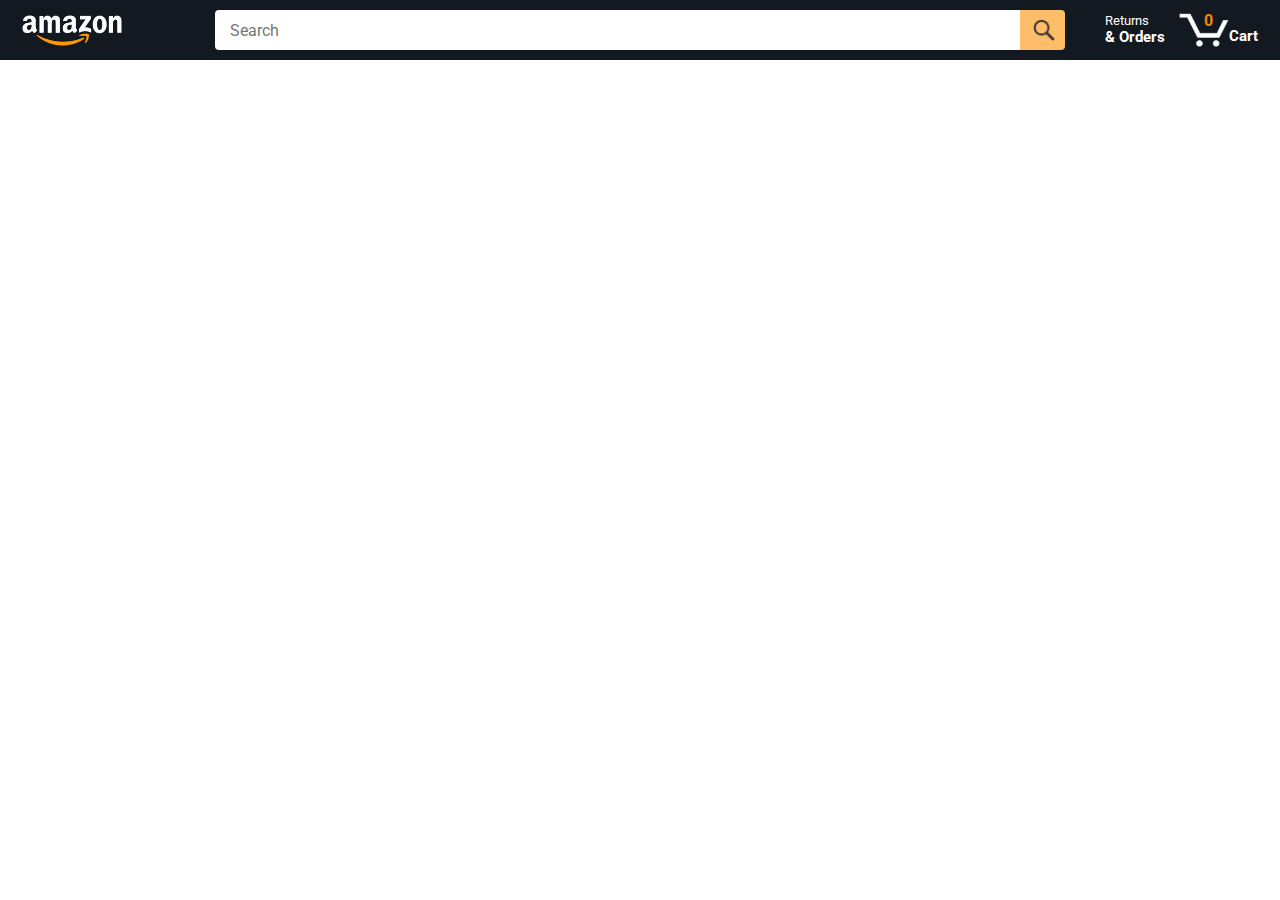
<file: index.html>
<!DOCTYPE html>
<html lang="en">
  <head>
    <meta charset="UTF-8" />
    <meta name="viewport" content="width=device-width, initial-scale=1.0">

    <title>Amazon Project</title>

    <!-- This code is needed for responsive design to work.
      (Responsive design = make the website look good on
      smaller screen sizes like a phone or a tablet). -->
    <meta name="viewport" content="width=device-width, initial-scale=1">

    <!-- Load a font called Roboto from Google Fonts. -->
    <link rel="preconnect" href="https://fonts.googleapis.com">
    <link rel="preconnect" href="https://fonts.gstatic.com" crossorigin>
    <link href="https://fonts.googleapis.com/css2?family=Roboto:wght@400;500;700&display=swap" rel="stylesheet">

    <!-- Here are the CSS files for this page. -->
    <link rel="stylesheet" href="styles/shared/general.css">
    <link rel="stylesheet" href="styles/shared/amazon-header.css">
    <link rel="stylesheet" href="styles/pages/amazon.css">
  </head>
  <body>
    <!-- This is the header section of the page. -->
    <div class="amazon-header">
      <div class="amazon-header-left-section">
        <a href="index.html" class="header-link">
          <img class="amazon-logo" alt="amazon" src="images/amazon-logo-white.png">
          <img class="amazon-mobile-logo" alt="images" src="images/amazon-mobile-logo-white.png">
        </a>
      </div>

      <div class="amazon-header-middle-section">
        <input class="search-bar" type="text" placeholder="Search">

        <button class="search-button">
          <img class="search-icon" alt="" src="images/icons/search-icon.png" aria-label="search">
        </button>
      </div>

      <div class="amazon-header-right-section">
        <a class="orders-link header-link" href="orders.html">
          <span class="returns-text">Returns</span>
          <span class="orders-text">& Orders</span>
        </a>

        <a class="cart-link header-link" href="checkout.html">
          <img class="cart-icon" alt="" src="images/icons/cart-icon.png">
          <div class="cart-quantity">0</div>
          <div class="cart-text">Cart</div>
        </a>
      </div>
    </div>
    
    <div class="main">
      <div class="products-grid">
        <!--
        
        <div class="product-container">
          <div class="product-image-container">
            <img class="product-image" src="images/products/athletic-cotton-socks-6-pairs.jpg">
          </div>

          <div class="product-name limit-text-to-2-lines">
            Black and Gray Athletic Cotton Socks - 6 Pairs
          </div>

          <div class="product-rating-container">
            <img class="product-rating-stars"  src="images/ratings/rating-45.png">
            <div class="product-rating-count link-primary">
              87
            </div>
          </div>

          <div class="product-price">
            $10.90
          </div>

          <div class="product-quantity-container">
            <select>
              <option selected value="1">1</option>
              <option value="2">2</option>
              <option value="3">3</option>
              <option value="4">4</option>
              <option value="5">5</option>
              <option value="6">6</option>
              <option value="7">7</option>
              <option value="8">8</option>
              <option value="9">9</option>
              <option value="10">10</option>
            </select>
          </div>

          <div class="product-spacer"></div>

          <div class="added-to-cart">
            <img src="images/icons/checkmark.png"> Added
          </div>

          <button class="add-to-cart-button button-primary">
            Add to Cart
          </button>
        </div>
        
        -->

        
      </div>
    </div>

    <!-- <script src="data/cart.js"></script> -->
      <!-- use of module = 
       In JavaScript, a "module" is a file that can export variables, 
       functions, or classes, and import them into other files. 
       This helps organize code and avoid polluting the global scope.
        This enables the use of import and export statements in your JS files.
      -->
    
    <!-- <script src="data/products.js"></script> -->

    <script type="module" src="scripts/amazon.js"></script>
  </body>
</html>
</file>
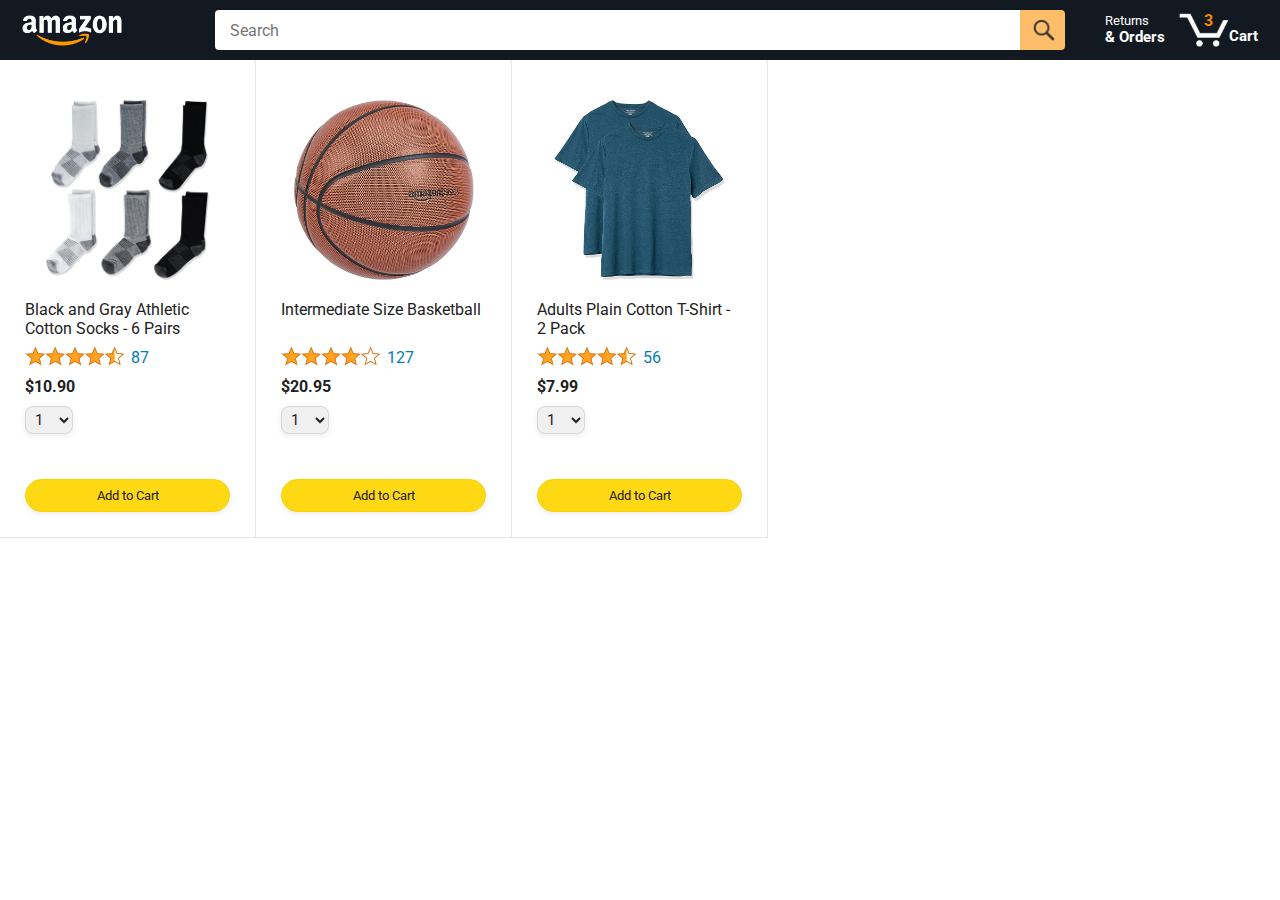
<file: amazon.html>
<!DOCTYPE html>
<html>
  <head>
    <title>Amazon Project</title>

    <!-- This code is needed for responsive design to work.
      (Responsive design = make the website look good on
      smaller screen sizes like a phone or a tablet). -->
    <meta name="viewport" content="width=device-width, initial-scale=1">

    <!-- Load a font called Roboto from Google Fonts. -->
    <link rel="preconnect" href="https://fonts.googleapis.com">
    <link rel="preconnect" href="https://fonts.gstatic.com" crossorigin>
    <link href="https://fonts.googleapis.com/css2?family=Roboto:wght@400;500;700&display=swap" rel="stylesheet">

    <!-- Here are the CSS files for this page. -->
    <link rel="stylesheet" href="styles/shared/general.css">
    <link rel="stylesheet" href="styles/shared/amazon-header.css">
    <link rel="stylesheet" href="styles/pages/amazon.css">
  </head>
  <body>
    <div class="amazon-header">
      <div class="amazon-header-left-section">
        <a href="amazon.html" class="header-link">
          <img class="amazon-logo"
            src="images/amazon-logo-white.png">
          <img class="amazon-mobile-logo"
            src="images/amazon-mobile-logo-white.png">
        </a>
      </div>

      <div class="amazon-header-middle-section">
        <input class="search-bar" type="text" placeholder="Search">

        <button class="search-button">
          <img class="search-icon" src="images/icons/search-icon.png">
        </button>
      </div>

      <div class="amazon-header-right-section">
        <a class="orders-link header-link" href="orders.html">
          <span class="returns-text">Returns</span>
          <span class="orders-text">& Orders</span>
        </a>

        <a class="cart-link header-link" href="checkout.html">
          <img class="cart-icon" src="images/icons/cart-icon.png">
          <div class="cart-quantity">3</div>
          <div class="cart-text">Cart</div>
        </a>
      </div>
    </div>
    
    <div class="main">
      <div class="products-grid">
        <div class="product-container">
          <div class="product-image-container">
            <img class="product-image"
              src="images/products/athletic-cotton-socks-6-pairs.jpg">
          </div>

          <div class="product-name limit-text-to-2-lines">
            Black and Gray Athletic Cotton Socks - 6 Pairs
          </div>

          <div class="product-rating-container">
            <img class="product-rating-stars"
              src="images/ratings/rating-45.png">
            <div class="product-rating-count link-primary">
              87
            </div>
          </div>

          <div class="product-price">
            $10.90
          </div>

          <div class="product-quantity-container">
            <select>
              <option selected value="1">1</option>
              <option value="2">2</option>
              <option value="3">3</option>
              <option value="4">4</option>
              <option value="5">5</option>
              <option value="6">6</option>
              <option value="7">7</option>
              <option value="8">8</option>
              <option value="9">9</option>
              <option value="10">10</option>
            </select>
          </div>

          <div class="product-spacer"></div>

          <div class="added-to-cart">
            <img src="images/icons/checkmark.png">
            Added
          </div>

          <button class="add-to-cart-button button-primary">
            Add to Cart
          </button>
        </div>

        <div class="product-container">
          <div class="product-image-container">
            <img class="product-image"
              src="images/products/intermediate-composite-basketball.jpg">
          </div>

          <div class="product-name limit-text-to-2-lines">
            Intermediate Size Basketball
          </div>

          <div class="product-rating-container">
            <img class="product-rating-stars"
              src="images/ratings/rating-40.png">
            <div class="product-rating-count link-primary">
              127
            </div>
          </div>

          <div class="product-price">
            $20.95
          </div>

          <div class="product-quantity-container">
            <select>
              <option selected value="1">1</option>
              <option value="2">2</option>
              <option value="3">3</option>
              <option value="4">4</option>
              <option value="5">5</option>
              <option value="6">6</option>
              <option value="7">7</option>
              <option value="8">8</option>
              <option value="9">9</option>
              <option value="10">10</option>
            </select>
          </div>

          <div class="product-spacer"></div>

          <div class="added-to-cart">
            <img src="images/icons/checkmark.png">
            Added
          </div>

          <button class="add-to-cart-button button-primary">
            Add to Cart
          </button>
        </div>

        <div class="product-container">
          <div class="product-image-container">
            <img class="product-image"
              src="images/products/adults-plain-cotton-tshirt-2-pack-teal.jpg">
          </div>

          <div class="product-name limit-text-to-2-lines">
            Adults Plain Cotton T-Shirt - 2 Pack
          </div>

          <div class="product-rating-container">
            <img class="product-rating-stars"
              src="images/ratings/rating-45.png">
            <div class="product-rating-count link-primary">
              56
            </div>
          </div>

          <div class="product-price">
            $7.99
          </div>

          <div class="product-quantity-container">
            <select>
              <option selected value="1">1</option>
              <option value="2">2</option>
              <option value="3">3</option>
              <option value="4">4</option>
              <option value="5">5</option>
              <option value="6">6</option>
              <option value="7">7</option>
              <option value="8">8</option>
              <option value="9">9</option>
              <option value="10">10</option>
            </select>
          </div>

          <div class="product-spacer"></div>

          <div class="added-to-cart">
            <img src="images/icons/checkmark.png">
            Added
          </div>

          <button class="add-to-cart-button button-primary">
            Add to Cart
          </button>
        </div>
      </div>
    </div>
  </body>
</html>
</file>
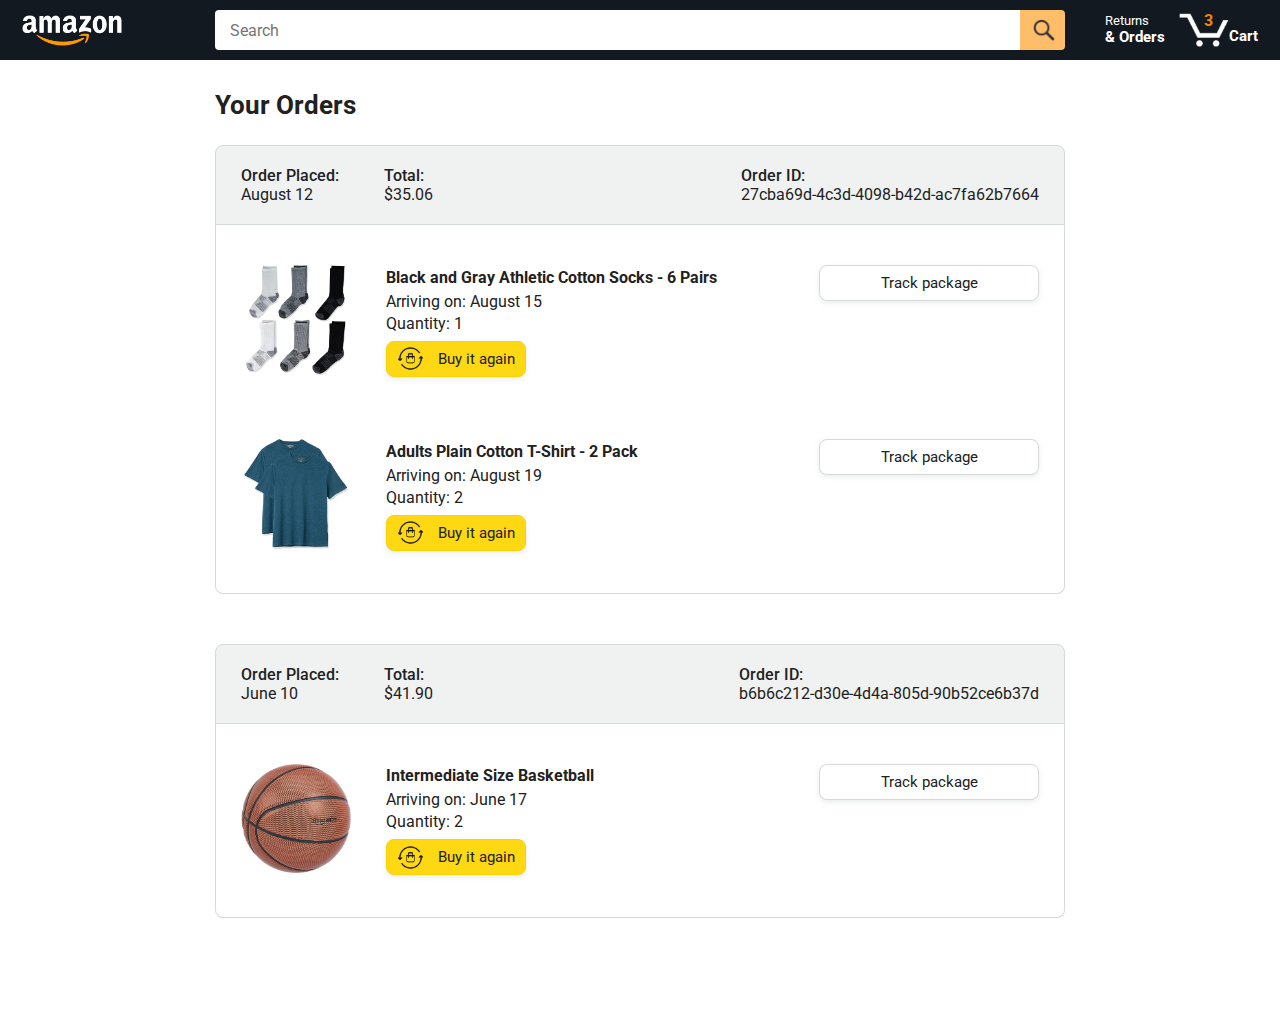
<file: orders.html>
<!DOCTYPE html>
<html>
  <head>
    <title>Orders</title>

    <!-- This code is needed for responsive design to work.
      (Responsive design = make the website look good on
      smaller screen sizes like a phone or a tablet). -->
    <meta name="viewport" content="width=device-width, initial-scale=1">

    <!-- Load a font called Roboto from Google Fonts. -->
    <link rel="preconnect" href="https://fonts.googleapis.com">
    <link rel="preconnect" href="https://fonts.gstatic.com" crossorigin>
    <link href="https://fonts.googleapis.com/css2?family=Roboto:wght@400;500;700&display=swap" rel="stylesheet">

    <!-- Here are the CSS files for this page. -->
    <link rel="stylesheet" href="styles/shared/general.css">
    <link rel="stylesheet" href="styles/shared/amazon-header.css">
    <link rel="stylesheet" href="styles/pages/orders.css">
  </head>
  <body>
    <div class="amazon-header">
      <div class="amazon-header-left-section">
        <a href="amazon.html" class="header-link">
          <img class="amazon-logo"
            src="images/amazon-logo-white.png">
          <img class="amazon-mobile-logo"
            src="images/amazon-mobile-logo-white.png">
        </a>
      </div>

      <div class="amazon-header-middle-section">
        <input class="search-bar" type="text" placeholder="Search">

        <button class="search-button">
          <img class="search-icon" src="images/icons/search-icon.png">
        </button>
      </div>

      <div class="amazon-header-right-section">
        <a class="orders-link header-link" href="orders.html">
          <span class="returns-text">Returns</span>
          <span class="orders-text">& Orders</span>
        </a>

        <a class="cart-link header-link" href="checkout.html">
          <img class="cart-icon" src="images/icons/cart-icon.png">
          <div class="cart-quantity">3</div>
          <div class="cart-text">Cart</div>
        </a>
      </div>
    </div>

    <div class="main">
      <div class="page-title">Your Orders</div>

      <div class="orders-grid">
        <div class="order-container">
          
          <div class="order-header">
            <div class="order-header-left-section">
              <div class="order-date">
                <div class="order-header-label">Order Placed:</div>
                <div>August 12</div>
              </div>
              <div class="order-total">
                <div class="order-header-label">Total:</div>
                <div>$35.06</div>
              </div>
            </div>

            <div class="order-header-right-section">
              <div class="order-header-label">Order ID:</div>
              <div>27cba69d-4c3d-4098-b42d-ac7fa62b7664</div>
            </div>
          </div>

          <div class="order-details-grid">
            <div class="product-image-container">
              <img src="images/products/athletic-cotton-socks-6-pairs.jpg">
            </div>

            <div class="product-details">
              <div class="product-name">
                Black and Gray Athletic Cotton Socks - 6 Pairs
              </div>
              <div class="product-delivery-date">
                Arriving on: August 15
              </div>
              <div class="product-quantity">
                Quantity: 1
              </div>
              <button class="buy-again-button button-primary">
                <img class="buy-again-icon" src="images/icons/buy-again.png">
                <span class="buy-again-message">Buy it again</span>
              </button>
            </div>

            <div class="product-actions">
              <a href="tracking.html">
                <button class="track-package-button button-secondary">
                  Track package
                </button>
              </a>
            </div>

            <div class="product-image-container">
              <img src="images/products/adults-plain-cotton-tshirt-2-pack-teal.jpg">
            </div>

            <div class="product-details">
              <div class="product-name">
                Adults Plain Cotton T-Shirt - 2 Pack
              </div>
              <div class="product-delivery-date">
                Arriving on: August 19
              </div>
              <div class="product-quantity">
                Quantity: 2
              </div>
              <button class="buy-again-button button-primary">
                <img class="buy-again-icon" src="images/icons/buy-again.png">
                <span class="buy-again-message">Buy it again</span>
              </button>
            </div>

            <div class="product-actions">
              <a href="tracking.html">
                <button class="track-package-button button-secondary">
                  Track package
                </button>
              </a>
            </div>
          </div>
        </div>

        <div class="order-container">

          <div class="order-header">
            <div class="order-header-left-section">
              <div class="order-date">
                <div class="order-header-label">Order Placed:</div>
                <div>June 10</div>
              </div>
              <div class="order-total">
                <div class="order-header-label">Total:</div>
                <div>$41.90</div>
              </div>
            </div>

            <div class="order-header-right-section">
              <div class="order-header-label">Order ID:</div>
              <div>b6b6c212-d30e-4d4a-805d-90b52ce6b37d</div>
            </div>
          </div>

          <div class="order-details-grid">
            <div class="product-image-container">
              <img src="images/products/intermediate-composite-basketball.jpg">
            </div>

            <div class="product-details">
              <div class="product-name">
                Intermediate Size Basketball
              </div>
              <div class="product-delivery-date">
                Arriving on: June 17
              </div>
              <div class="product-quantity">
                Quantity: 2
              </div>
              <button class="buy-again-button button-primary">
                <img class="buy-again-icon" src="images/icons/buy-again.png">
                <span class="buy-again-message">Buy it again</span>
              </button>
            </div>

            <div class="product-actions">
              <a href="tracking.html">
                <button class="track-package-button button-secondary">
                  Track package
                </button>
              </a>
            </div>
          </div>
        </div>
      </div>
    </div>
  </body>
</html>
</file>
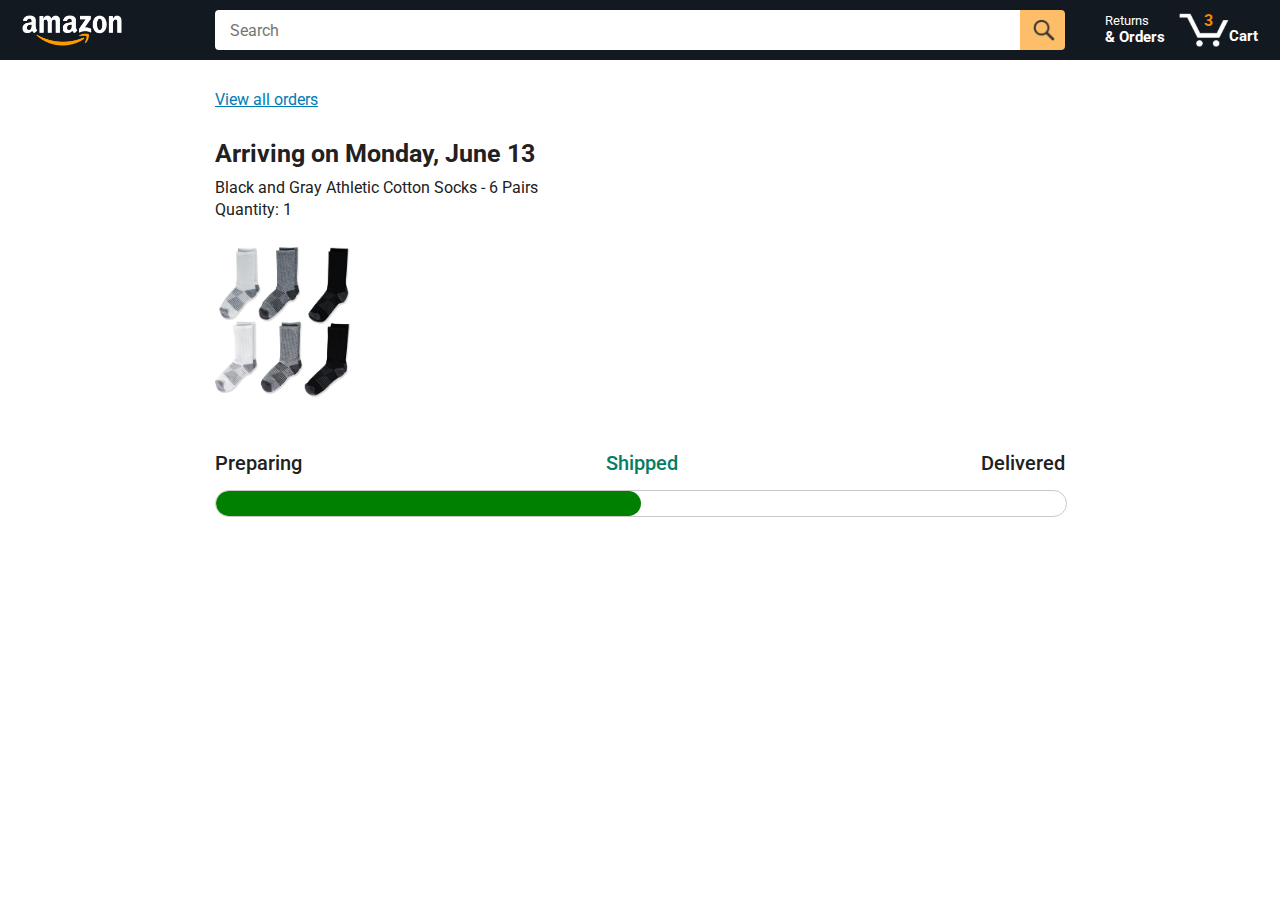
<file: tracking.html>
<!DOCTYPE html>
<html>
  <head>
    <title>Tracking</title>

    <!-- This code is needed for responsive design to work.
      (Responsive design = make the website look good on
      smaller screen sizes like a phone or a tablet). -->
    <meta name="viewport" content="width=device-width, initial-scale=1">

    <!-- Load a font called Roboto from Google Fonts. -->
    <link rel="preconnect" href="https://fonts.googleapis.com">
    <link rel="preconnect" href="https://fonts.gstatic.com" crossorigin>
    <link href="https://fonts.googleapis.com/css2?family=Roboto:wght@400;500;700&display=swap" rel="stylesheet">

    <!-- Here are the CSS files for this page. -->
    <link rel="stylesheet" href="styles/shared/general.css">
    <link rel="stylesheet" href="styles/shared/amazon-header.css">
    <link rel="stylesheet" href="styles/pages/tracking.css">
  </head>
  
  <body>
    <div class="amazon-header">
      <div class="amazon-header-left-section">
        <a href="index.html" class="header-link">
          <img class="amazon-logo"
            src="images/amazon-logo-white.png">
          <img class="amazon-mobile-logo"
            src="images/amazon-mobile-logo-white.png">
        </a>
      </div>

      <div class="amazon-header-middle-section">
        <input class="search-bar" type="text" placeholder="Search">

        <button class="search-button">
          <img class="search-icon" src="images/icons/search-icon.png">
        </button>
      </div>

      <div class="amazon-header-right-section">
        <a class="orders-link header-link" href="orders.html">
          <span class="returns-text">Returns</span>
          <span class="orders-text">& Orders</span>
        </a>

        <a class="cart-link header-link" href="checkout.html">
          <img class="cart-icon" src="images/icons/cart-icon.png">
          <div class="cart-quantity">3</div>
          <div class="cart-text">Cart</div>
        </a>
      </div>
    </div>

    <div class="main">
      <div class="order-tracking">
        <a class="back-to-orders-link link-primary" href="orders.html">
          View all orders
        </a>

        <div class="delivery-date">
          Arriving on Monday, June 13
        </div>

        <div class="product-info">
          Black and Gray Athletic Cotton Socks - 6 Pairs
        </div>

        <div class="product-info">
          Quantity: 1
        </div>

        <img class="product-image" src="images/products/athletic-cotton-socks-6-pairs.jpg">

        <div class="progress-labels-container">
          <div class="progress-label">
            Preparing
          </div>
          <div class="progress-label current-status">
            Shipped
          </div>
          <div class="progress-label">
            Delivered
          </div>
        </div>

        <div class="progress-bar-container">
          <div class="progress-bar"></div>
        </div>
      </div>
    </div>


    <script>
      // url paramentes = seach parameters
     const url =  new URL(window.location.href);
     console.log(url.searchParams.get('orderId'))
     console.log(url.searchParams.get('ProductId'))
    </script>
  </body>
</html>
</file>
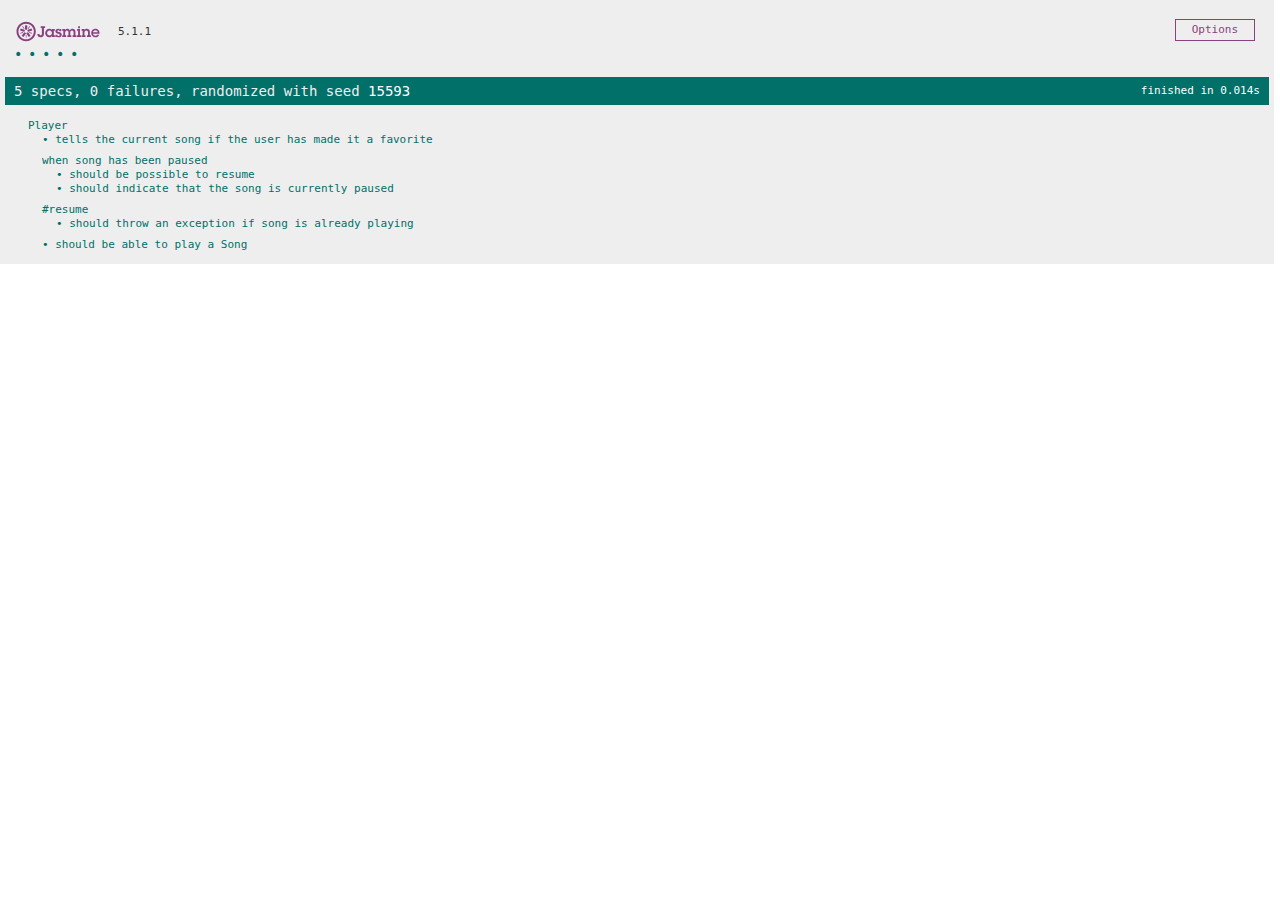
<file: tests-Jasmine/SpecRunner.html>
<!DOCTYPE html>
<html>
<head>
  <meta charset="utf-8">
  <title>Jasmine Spec Runner v5.1.1</title>

  <link rel="shortcut icon" type="image/png" href="lib/jasmine-5.1.1/jasmine_favicon.png">
  <link rel="stylesheet" href="lib/jasmine-5.1.1/jasmine.css">

  <script src="lib/jasmine-5.1.1/jasmine.js"></script>
  <script src="lib/jasmine-5.1.1/jasmine-html.js"></script>
  <script src="lib/jasmine-5.1.1/boot0.js"></script>
  <!-- optional: include a file here that configures the Jasmine env -->
  <script src="lib/jasmine-5.1.1/boot1.js"></script>

  <!-- include source files here... -->
  <script src="src/Player.js"></script>
  <script src="src/Song.js"></script>

  <!-- include spec files here... -->
  <script src="spec/SpecHelper.js"></script>
  <script src="spec/PlayerSpec.js"></script>

</head>

<body>
</body>
</html>
</file>
<file: styles/shared/general.css>
body {
  font-family: Roboto, Arial;
  color: rgb(33, 33, 33);
  /* The <body> element has a default margin of 8px
     on all sides. This removes the default margins. */
  margin: 0;
}

/* <p> elements have a default margin on the top
   and bottom. This removes the default margins. */
p {
  margin: 0;
}

button {
  cursor: pointer;
}

select {
  cursor: pointer;
}

input, select, button {
  font-family: Roboto, Arial;
}

.button-primary {
  color: rgb(33, 33, 33);
  background-color: rgb(255, 216, 20);
  border: 1px solid rgb(252, 210, 0);
  border-radius: 8px;
  cursor: pointer;
  box-shadow: 0 2px 5px rgba(213, 217, 217, 0.5);
}

.button-primary:hover {
  background-color: rgb(247, 202, 0);
  border: 1px solid rgb(242, 194, 0);
}

.button-primary:active {
  background: rgb(255, 216, 20);
  border-color: rgb(252, 210, 0);
  box-shadow: none;
}

.button-secondary {
  color: rgb(33, 33, 33);
  background: white;
  border: 1px solid rgb(213, 217, 217);
  border-radius: 8px;
  cursor: pointer;
  box-shadow: 0 2px 5px rgba(213, 217, 217, 0.5);
}

.button-secondary:hover {
  background-color: rgb(247, 250, 250);
}

.button-secondary:active {
  background-color: rgb(237, 253, 255);
  box-shadow: none;
}

/* These styles will limit text to 2 lines. Anything
   beyond 2 lines will be replaced with "..."
   You can find this code by using an A.I. tool or by
   searching in Google.
   https://css-tricks.com/almanac/properties/l/line-clamp/ */
.limit-text-to-2-lines {
  display: -webkit-box;
  -webkit-line-clamp: 2;
  -webkit-box-orient: vertical;
  overflow: hidden;
}

.link-primary {
  color: rgb(1, 124, 182);
  cursor: pointer;
}

.link-primary:hover {
  color: rgb(196, 80, 0);
}

/* Styles for dropdown selectors. */
select {
  color: rgb(33, 33, 33);
  background-color: rgb(240, 240, 240);
  border: 1px solid rgb(213, 217, 217);
  border-radius: 8px;
  padding: 3px 5px;
  font-size: 15px;
  cursor: pointer;
  box-shadow: 0 2px 5px rgba(213, 217, 217, 0.5);
}

select:focus,
input:focus {
  outline: 2px solid rgb(255, 153, 0);
}
</file>
<file: styles/shared/amazon-header.css>
.amazon-header {
  background-color: rgb(19, 25, 33);
  color: white;
  padding-left: 15px;
  padding-right: 15px;

  display: flex;
  align-items: center;
  justify-content: space-between;

  position: fixed;
  top: 0;
  left: 0;
  right: 0;
  height: 60px;
}

.amazon-header-left-section {
  width: 180px;
}

@media (max-width: 800px) {
  .amazon-header-left-section {
    width: unset;
  }
}

.header-link {
  display: inline-block;
  padding: 6px;
  border-radius: 2px;
  cursor: pointer;
  text-decoration: none;
  border: 1px solid rgba(0, 0, 0, 0);
}

.header-link:hover {
  border: 1px solid white;
}

.amazon-logo {
  width: 100px;
  margin-top: 5px;
}

.amazon-mobile-logo {
  display: none;
}

@media (max-width: 575px) {
  .amazon-logo {
    display: none;
  }

  .amazon-mobile-logo {
    display: block;
    height: 35px;
    margin-top: 5px;
  }
}

.amazon-header-middle-section {
  flex: 1;
  max-width: 850px;
  margin-left: 10px;
  margin-right: 10px;
  display: flex;
}

.search-bar {
  flex: 1;
  width: 0;
  font-size: 16px;
  height: 38px;
  padding-left: 15px;
  border: none;
  border-top-left-radius: 4px;
  border-bottom-left-radius: 4px;
  border-top-right-radius: 0;
  border-bottom-right-radius: 0;
}

.search-button {
  background-color: rgb(254, 189, 105);
  border: none;
  width: 45px;
  height: 40px;
  border-top-right-radius: 4px;
  border-bottom-right-radius: 4px;
  flex-shrink: 0;
}

.search-icon {
  height: 22px;
  margin-left: 2px;
  margin-top: 3px;
}

.amazon-header-right-section {
  width: 180px;
  flex-shrink: 0;
  display: flex;
  justify-content: end;
}

.orders-link {
  color: white;
}

.returns-text {
  display: block;
  font-size: 13px;
}

.orders-text {
  display: block;
  font-size: 15px;
  font-weight: 700;
}

.cart-link {
  color: white;
  display: flex;
  align-items: center;
  position: relative;
}

.cart-icon {
  width: 50px;
}

.cart-text {
  margin-top: 12px;
  font-size: 15px;
  font-weight: 700;
}

.cart-quantity {
  color: rgb(240, 136, 4);
  font-size: 16px;
  font-weight: 700;

  position: absolute;
  top: 4px;
  left: 22px;
  
  width: 26px;
  text-align: center;
}
</file>
<file: styles/pages/amazon.css>
.main {
  margin-top: 60px;
}

.products-grid {
  display: grid;

  /* - In CSS Grid, 1fr means a column will take up the
       remaining space in the grid.
     - If we write 1fr 1fr ... 1fr; 8 times, this will
       divide the grid into 8 columns, each taking up an
       equal amount of the space.
     - repeat(8, 1fr); is a shortcut for repeating "1fr"
       8 times (instead of typing out "1fr" 8 times).
       repeat(...) is a special property that works with
       display: grid; */
  grid-template-columns: repeat(8, 1fr);
}

/* @media is used to create responsive design (making the
   website look good on any screen size). This @media
   means when the screen width is 2000px or less, we
   will divide the grid into 7 columns instead of 8. */
@media (max-width: 2000px) {
  .products-grid {
    grid-template-columns: repeat(7, 1fr);
  }
}

/* This @media means when the screen width is 1600px or
   less, we will divide the grid into 6 columns. */
@media (max-width: 1600px) {
  .products-grid {
    grid-template-columns: repeat(6, 1fr);
  }
}

@media (max-width: 1300px) {
  .products-grid {
    grid-template-columns: repeat(5, 1fr);
  }
}

@media (max-width: 1000px) {
  .products-grid {
    grid-template-columns: repeat(4, 1fr);
  }
}

@media (max-width: 800px) {
  .products-grid {
    grid-template-columns: repeat(3, 1fr);
  }
}

@media (max-width: 575px) {
  .products-grid {
    grid-template-columns: repeat(2, 1fr);
  }
}

@media (max-width: 450px) {
  .products-grid {
    grid-template-columns: 1fr;
  }
}

.product-container {
  padding-top: 40px;
  padding-bottom: 25px;
  padding-left: 25px;
  padding-right: 25px;

  border-right: 1px solid rgb(231, 231, 231);
  border-bottom: 1px solid rgb(231, 231, 231);

  display: flex;
  flex-direction: column;
}

.product-image-container {
  display: flex;
  justify-content: center;
  align-items: center;

  height: 180px;
  margin-bottom: 20px;
}

.product-image {
  /* Images will overflow their container by default. To
    prevent this, we set max-width and max-height to 100%
    so they stay inside their container. */
  max-width: 100%;
  max-height: 100%;
}

.product-name {
  height: 40px;
  margin-bottom: 5px;
}

.product-rating-container {
  display: flex;
  align-items: center;
  margin-bottom: 10px;
}

.product-rating-stars {
  width: 100px;
  margin-right: 6px;
}

.product-rating-count {
  color: rgb(1, 124, 182);
  cursor: pointer;
  margin-top: 3px;
}

.product-price {
  font-weight: 700;
  margin-bottom: 10px;
}

.product-quantity-container {
  margin-bottom: 17px;
}

.product-spacer {
  flex: 1;
}

.added-to-cart {
  color: rgb(6, 125, 98);
  font-size: 16px;

  display: flex;
  align-items: center;
  margin-bottom: 8px;

  /* At first, the "Added to cart" message will
     be invisible. Use JavaScript to change the
     opacity and make it visible. */
  opacity: 0;
}

.added-to-cart img {
  height: 20px;
  margin-right: 5px;
}

.add-to-cart-button {
  width: 100%;
  padding: 8px;
  border-radius: 50px;
}
</file>
<file: styles/pages/orders.css>
.main {
  max-width: 850px;
  margin-top: 90px;
  margin-bottom: 100px;
  padding-left: 20px;
  padding-right: 20px;

  /* margin-left: auto;
     margin-right auto;
     Is a trick for centering an element horizontally
     without needing a container. */
  margin-left: auto;
  margin-right: auto;
}

.page-title {
  font-weight: 700;
  font-size: 26px;
  margin-bottom: 25px;
}

.orders-grid {
  display: grid;
  grid-template-columns: 1fr;
  row-gap: 50px;
}

.order-header {
  background-color: rgb(240, 242, 242);
  border: 1px solid rgb(213, 217, 217);

  display: flex;
  align-items: center;
  justify-content: space-between;

  padding: 20px 25px;
  border-top-left-radius: 8px;
  border-top-right-radius: 8px;
}

.order-header-left-section {
  display: flex;
  flex-shrink: 0;
}

.order-header-label {
  font-weight: 500;
}

.order-date,
.order-total {
  margin-right: 45px;
}

.order-header-right-section {
  flex-shrink: 1;
}

@media (max-width: 575px) {
  .order-header {
    flex-direction: column;
    align-items: start;
    line-height: 23px;
    padding: 15px;
  }

  .order-header-left-section {
    flex-direction: column;
  }

  .order-header-label {
    margin-right: 5px;
  }

  .order-date,
  .order-total {
    display: grid;
    grid-template-columns: auto 1fr;
    margin-right: 0;
  }

  .order-header-right-section {
    display: grid;
    grid-template-columns: auto 1fr;
  }
}

.order-details-grid {
  padding: 40px 25px;
  border: 1px solid rgb(213, 217, 217);
  border-top: none;
  border-bottom-left-radius: 8px;
  border-bottom-right-radius: 8px;

  display: grid;
  grid-template-columns: 110px 1fr 220px;
  column-gap: 35px;
  row-gap: 60px;
  align-items: center;
}

@media (max-width: 800px) {
  .order-details-grid {
    grid-template-columns: 110px 1fr;
    row-gap: 0;
    padding-bottom: 8px;
  }
}

@media (max-width: 450px) {
  .order-details-grid {
    grid-template-columns: 1fr;
  }
}

.product-image-container {
  text-align: center;
}

.product-image-container img {
  max-width: 110px;
  max-height: 110px;
}

.product-name {
  font-weight: 700;
  margin-bottom: 5px;
}

.product-delivery-date {
  margin-bottom: 3px;
}

.product-quantity {
  margin-bottom: 8px;
}

.buy-again-button {
  font-size: 15px;
  width: 140px;
  height: 36px;
  border-radius: 8px;

  display: flex;
  align-items: center;
  justify-content: center;
}

.buy-again-icon {
  width: 25px;
  margin-right: 15px;
}

.product-actions {
  align-self: start;
}

.track-package-button {
  width: 100%;
  font-size: 15px;
  padding: 8px;
}

@media (max-width: 800px) {
  .buy-again-button {
    margin-bottom: 10px;
  }

  .product-actions {
    /* grid-column: 2 means this element will be placed
       in column 2 in the grid. (Normally, the column that
       an element is placed in is determined by the order
       of the elements in the HTML. grid-column overrides
       this default ordering). */
    grid-column: 2;
    margin-bottom: 30px;
  }

  .track-package-button {
    width: 140px;
  }
}

@media (max-width: 450px) {
  .product-image-container {
    text-align: center;
    margin-bottom: 25px;
  }

  .product-image-container img {
    max-width: 150px;
    max-height: 150px;
  }

  .product-name {
    margin-bottom: 10px;
  }

  .product-quantity {
    margin-bottom: 15px;
  }

  .buy-again-button {
    width: 100%;
    margin-bottom: 15px;
  }

  .product-actions {
    /* grid-column: auto; undos grid-column: 2; from above.
       This element will now be placed in its normal column
       in the grid. */
    grid-column: auto;
    margin-bottom: 70px;
  }

  .track-package-button {
    width: 100%;
    padding: 12px;
  }
}
</file>
<file: styles/pages/tracking.css>
.main {
  max-width: 850px;
  margin-top: 90px;
  margin-bottom: 100px;
  padding-left: 30px;
  padding-right: 30px;

  /* margin-left: auto;
     margin-right auto;
     Is a trick for centering an element horizontally
     without needing a container. */
  margin-left: auto;
  margin-right: auto;
}

.back-to-orders-link {
  display: inline-block;
  margin-bottom: 30px;
}

.delivery-date {
  font-size: 25px;
  font-weight: 700;
  margin-bottom: 10px;
}

.product-info {
  margin-bottom: 3px;
}

.product-image {
  max-width: 150px;
  max-height: 150px;
  margin-top: 25px;
  margin-bottom: 50px;
}

.progress-labels-container {
  display: flex;
  justify-content: space-between;
  font-size: 20px;
  font-weight: 500;
  margin-bottom: 15px;
}

.current-status {
  color: rgb(6, 125, 98);
}

@media (max-width: 575px) {
  .progress-labels-container {
    font-size: 16px;
  }
}

@media (max-width: 450px) {
  .progress-labels-container {
    flex-direction: column;
    margin-bottom: 5px;
  }

  .progress-label {
    margin-bottom: 3px;
  }
}

.progress-bar-container {
  height: 25px;
  width: 100%;

  border: 1px solid rgb(200, 200, 200);
  border-radius: 50px;
  overflow: hidden;
}

.progress-bar {
  height: 100%;
  background-color: green;
  border-radius: 50px;
  width: 50%;
}
</file>
<file: tests-Jasmine/lib/jasmine-5.1.1/jasmine.css>
@charset "UTF-8";
body {
  overflow-y: scroll;
}

.jasmine_html-reporter {
  width: 100%;
  background-color: #eee;
  padding: 5px;
  margin: -8px;
  font-size: 11px;
  font-family: Monaco, "Lucida Console", monospace;
  line-height: 14px;
  color: #333;
}
.jasmine_html-reporter a {
  text-decoration: none;
}
.jasmine_html-reporter a:hover {
  text-decoration: underline;
}
.jasmine_html-reporter p, .jasmine_html-reporter h1, .jasmine_html-reporter h2, .jasmine_html-reporter h3, .jasmine_html-reporter h4, .jasmine_html-reporter h5, .jasmine_html-reporter h6 {
  margin: 0;
  line-height: 14px;
}
.jasmine_html-reporter .jasmine-banner,
.jasmine_html-reporter .jasmine-symbol-summary,
.jasmine_html-reporter .jasmine-summary,
.jasmine_html-reporter .jasmine-result-message,
.jasmine_html-reporter .jasmine-spec .jasmine-description,
.jasmine_html-reporter .jasmine-spec-detail .jasmine-description,
.jasmine_html-reporter .jasmine-alert .jasmine-bar,
.jasmine_html-reporter .jasmine-stack-trace {
  padding-left: 9px;
  padding-right: 9px;
}
.jasmine_html-reporter .jasmine-banner {
  position: relative;
}
.jasmine_html-reporter .jasmine-banner .jasmine-title {
  background: url("[data-uri]") no-repeat;
  background: url("[data-uri]") no-repeat, none;
  background-size: 100%;
  display: block;
  float: left;
  width: 90px;
  height: 25px;
}
.jasmine_html-reporter .jasmine-banner .jasmine-version {
  margin-left: 14px;
  position: relative;
  top: 6px;
}
.jasmine_html-reporter #jasmine_content {
  position: fixed;
  right: 100%;
}
.jasmine_html-reporter .jasmine-banner {
  margin-top: 14px;
}
.jasmine_html-reporter .jasmine-duration {
  color: #fff;
  float: right;
  line-height: 28px;
  padding-right: 9px;
}
.jasmine_html-reporter .jasmine-symbol-summary {
  overflow: hidden;
  margin: 14px 0;
}
.jasmine_html-reporter .jasmine-symbol-summary li {
  display: inline-block;
  height: 10px;
  width: 14px;
  font-size: 16px;
}
.jasmine_html-reporter .jasmine-symbol-summary li.jasmine-passed {
  font-size: 14px;
}
.jasmine_html-reporter .jasmine-symbol-summary li.jasmine-passed:before {
  color: #007069;
  content: "•";
}
.jasmine_html-reporter .jasmine-symbol-summary li.jasmine-failed {
  line-height: 9px;
}
.jasmine_html-reporter .jasmine-symbol-summary li.jasmine-failed:before {
  color: #ca3a11;
  content: "×";
  font-weight: bold;
  margin-left: -1px;
}
.jasmine_html-reporter .jasmine-symbol-summary li.jasmine-excluded {
  font-size: 14px;
}
.jasmine_html-reporter .jasmine-symbol-summary li.jasmine-excluded:before {
  color: #bababa;
  content: "•";
}
.jasmine_html-reporter .jasmine-symbol-summary li.jasmine-excluded-no-display {
  font-size: 14px;
  display: none;
}
.jasmine_html-reporter .jasmine-symbol-summary li.jasmine-pending {
  line-height: 17px;
}
.jasmine_html-reporter .jasmine-symbol-summary li.jasmine-pending:before {
  color: #ba9d37;
  content: "*";
}
.jasmine_html-reporter .jasmine-symbol-summary li.jasmine-empty {
  font-size: 14px;
}
.jasmine_html-reporter .jasmine-symbol-summary li.jasmine-empty:before {
  color: #ba9d37;
  content: "•";
}
.jasmine_html-reporter .jasmine-run-options {
  float: right;
  margin-right: 5px;
  border: 1px solid #8a4182;
  color: #8a4182;
  position: relative;
  line-height: 20px;
}
.jasmine_html-reporter .jasmine-run-options .jasmine-trigger {
  cursor: pointer;
  padding: 8px 16px;
}
.jasmine_html-reporter .jasmine-run-options .jasmine-payload {
  position: absolute;
  display: none;
  right: -1px;
  border: 1px solid #8a4182;
  background-color: #eee;
  white-space: nowrap;
  padding: 4px 8px;
}
.jasmine_html-reporter .jasmine-run-options .jasmine-payload.jasmine-open {
  display: block;
}
.jasmine_html-reporter .jasmine-bar {
  line-height: 28px;
  font-size: 14px;
  display: block;
  color: #eee;
}
.jasmine_html-reporter .jasmine-bar.jasmine-failed, .jasmine_html-reporter .jasmine-bar.jasmine-errored {
  background-color: #ca3a11;
  border-bottom: 1px solid #eee;
}
.jasmine_html-reporter .jasmine-bar.jasmine-passed {
  background-color: #007069;
}
.jasmine_html-reporter .jasmine-bar.jasmine-incomplete {
  background-color: #bababa;
}
.jasmine_html-reporter .jasmine-bar.jasmine-skipped {
  background-color: #bababa;
}
.jasmine_html-reporter .jasmine-bar.jasmine-warning {
  margin-top: 14px;
  margin-bottom: 14px;
  background-color: #ba9d37;
  color: #333;
}
.jasmine_html-reporter .jasmine-bar.jasmine-menu {
  background-color: #fff;
  color: #000;
}
.jasmine_html-reporter .jasmine-bar.jasmine-menu a {
  color: blue;
  text-decoration: underline;
}
.jasmine_html-reporter .jasmine-bar a {
  color: white;
}
.jasmine_html-reporter.jasmine-spec-list .jasmine-bar.jasmine-menu.jasmine-failure-list,
.jasmine_html-reporter.jasmine-spec-list .jasmine-results .jasmine-failures {
  display: none;
}
.jasmine_html-reporter.jasmine-failure-list .jasmine-bar.jasmine-menu.jasmine-spec-list,
.jasmine_html-reporter.jasmine-failure-list .jasmine-summary {
  display: none;
}
.jasmine_html-reporter .jasmine-results {
  margin-top: 14px;
}
.jasmine_html-reporter .jasmine-summary {
  margin-top: 14px;
}
.jasmine_html-reporter .jasmine-summary ul {
  list-style-type: none;
  margin-left: 14px;
  padding-top: 0;
  padding-left: 0;
}
.jasmine_html-reporter .jasmine-summary ul.jasmine-suite {
  margin-top: 7px;
  margin-bottom: 7px;
}
.jasmine_html-reporter .jasmine-summary li.jasmine-passed a {
  color: #007069;
}
.jasmine_html-reporter .jasmine-summary li.jasmine-failed a {
  color: #ca3a11;
}
.jasmine_html-reporter .jasmine-summary li.jasmine-empty a {
  color: #ba9d37;
}
.jasmine_html-reporter .jasmine-summary li.jasmine-pending a {
  color: #ba9d37;
}
.jasmine_html-reporter .jasmine-summary li.jasmine-excluded a {
  color: #bababa;
}
.jasmine_html-reporter .jasmine-specs li.jasmine-passed a:before {
  content: "• ";
}
.jasmine_html-reporter .jasmine-specs li.jasmine-failed a:before {
  content: "× ";
}
.jasmine_html-reporter .jasmine-specs li.jasmine-empty a:before {
  content: "* ";
}
.jasmine_html-reporter .jasmine-specs li.jasmine-pending a:before {
  content: "• ";
}
.jasmine_html-reporter .jasmine-specs li.jasmine-excluded a:before {
  content: "• ";
}
.jasmine_html-reporter .jasmine-description + .jasmine-suite {
  margin-top: 0;
}
.jasmine_html-reporter .jasmine-suite {
  margin-top: 14px;
}
.jasmine_html-reporter .jasmine-suite a {
  color: #333;
}
.jasmine_html-reporter .jasmine-failures .jasmine-spec-detail {
  margin-bottom: 28px;
}
.jasmine_html-reporter .jasmine-failures .jasmine-spec-detail .jasmine-description {
  background-color: #ca3a11;
  color: white;
}
.jasmine_html-reporter .jasmine-failures .jasmine-spec-detail .jasmine-description a {
  color: white;
}
.jasmine_html-reporter .jasmine-result-message {
  padding-top: 14px;
  color: #333;
  white-space: pre-wrap;
}
.jasmine_html-reporter .jasmine-result-message span.jasmine-result {
  display: block;
}
.jasmine_html-reporter .jasmine-stack-trace {
  margin: 5px 0 0 0;
  max-height: 224px;
  overflow: auto;
  line-height: 18px;
  color: #666;
  border: 1px solid #ddd;
  background: white;
  white-space: pre;
}
.jasmine_html-reporter .jasmine-expander a {
  display: block;
  margin-left: 14px;
  color: blue;
  text-decoration: underline;
}
.jasmine_html-reporter .jasmine-expander-contents {
  display: none;
}
.jasmine_html-reporter .jasmine-expanded {
  padding-bottom: 10px;
}
.jasmine_html-reporter .jasmine-expanded .jasmine-expander-contents {
  display: block;
  margin-left: 14px;
  padding: 5px;
}
.jasmine_html-reporter .jasmine-debug-log {
  margin: 5px 0 0 0;
  padding: 5px;
  color: #666;
  border: 1px solid #ddd;
  background: white;
}
.jasmine_html-reporter .jasmine-debug-log table {
  border-spacing: 0;
}
.jasmine_html-reporter .jasmine-debug-log table, .jasmine_html-reporter .jasmine-debug-log th, .jasmine_html-reporter .jasmine-debug-log td {
  border: 1px solid #ddd;
}
</file>
